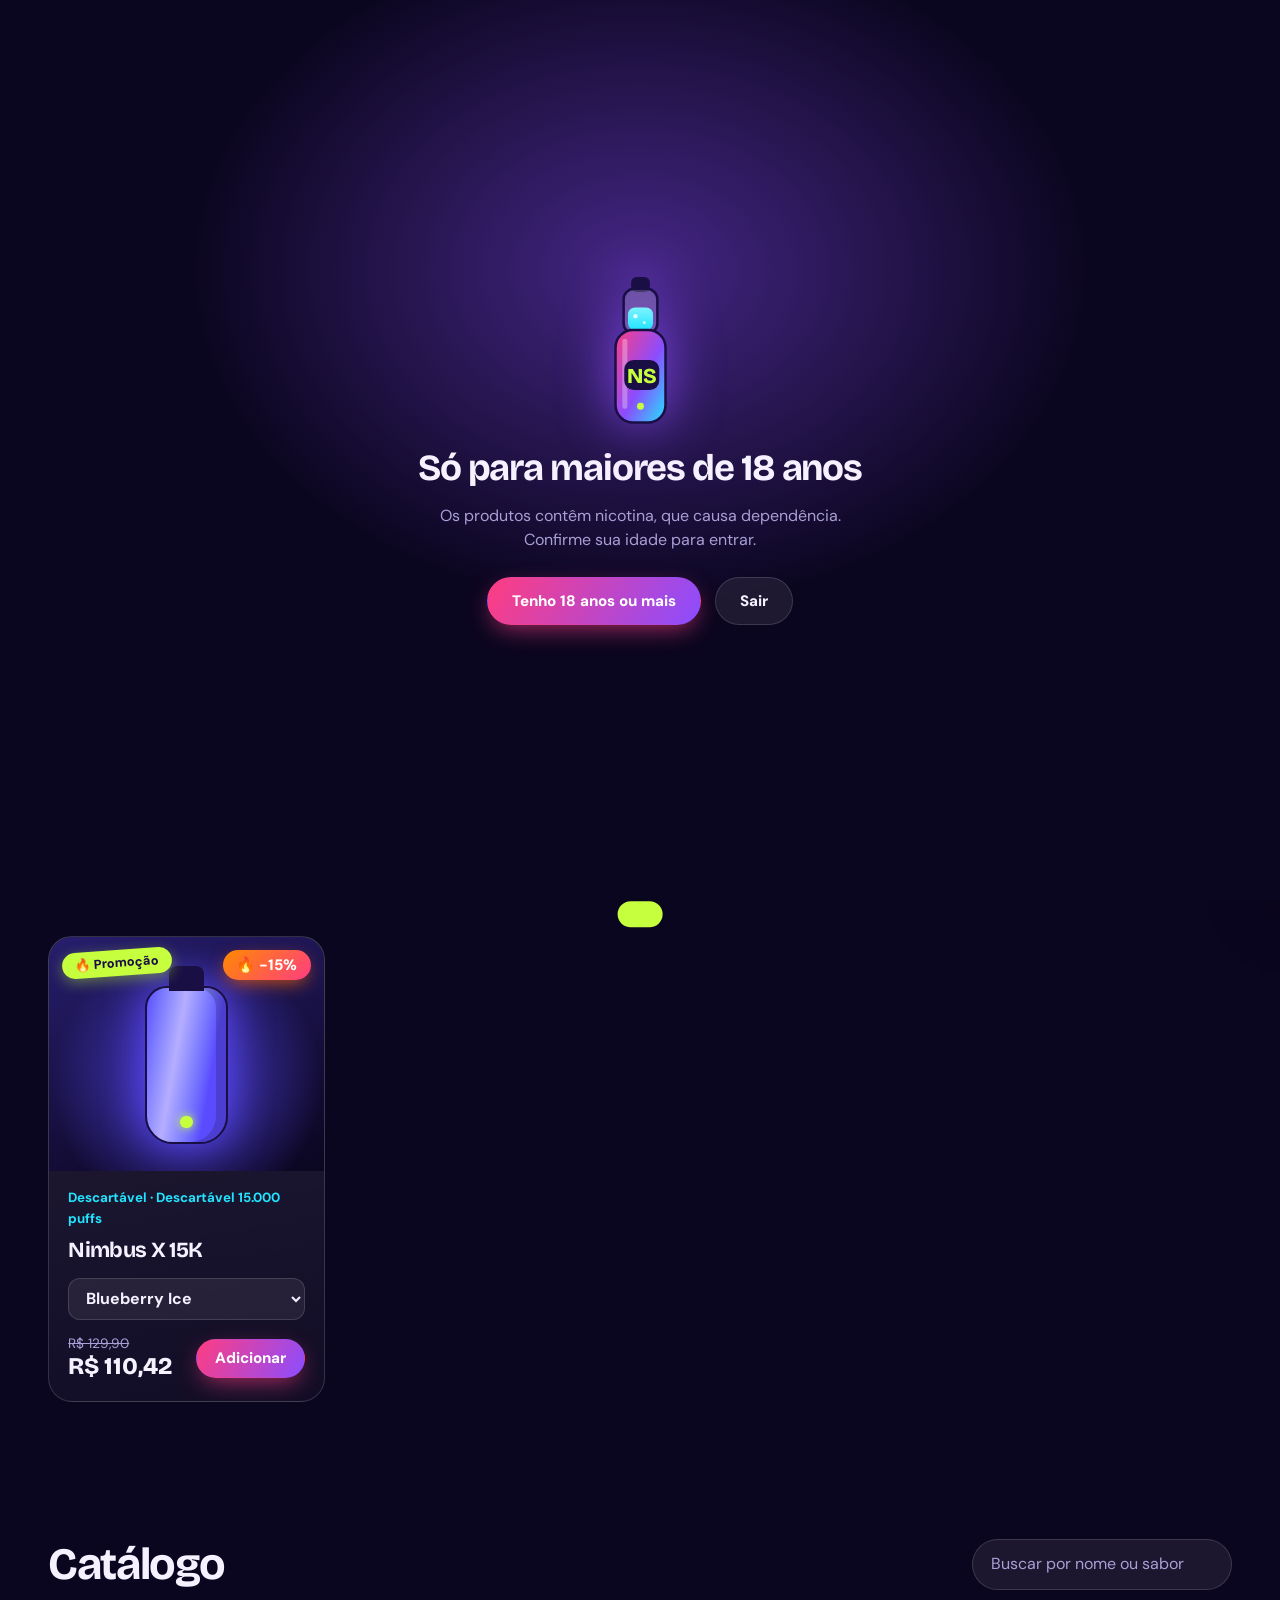
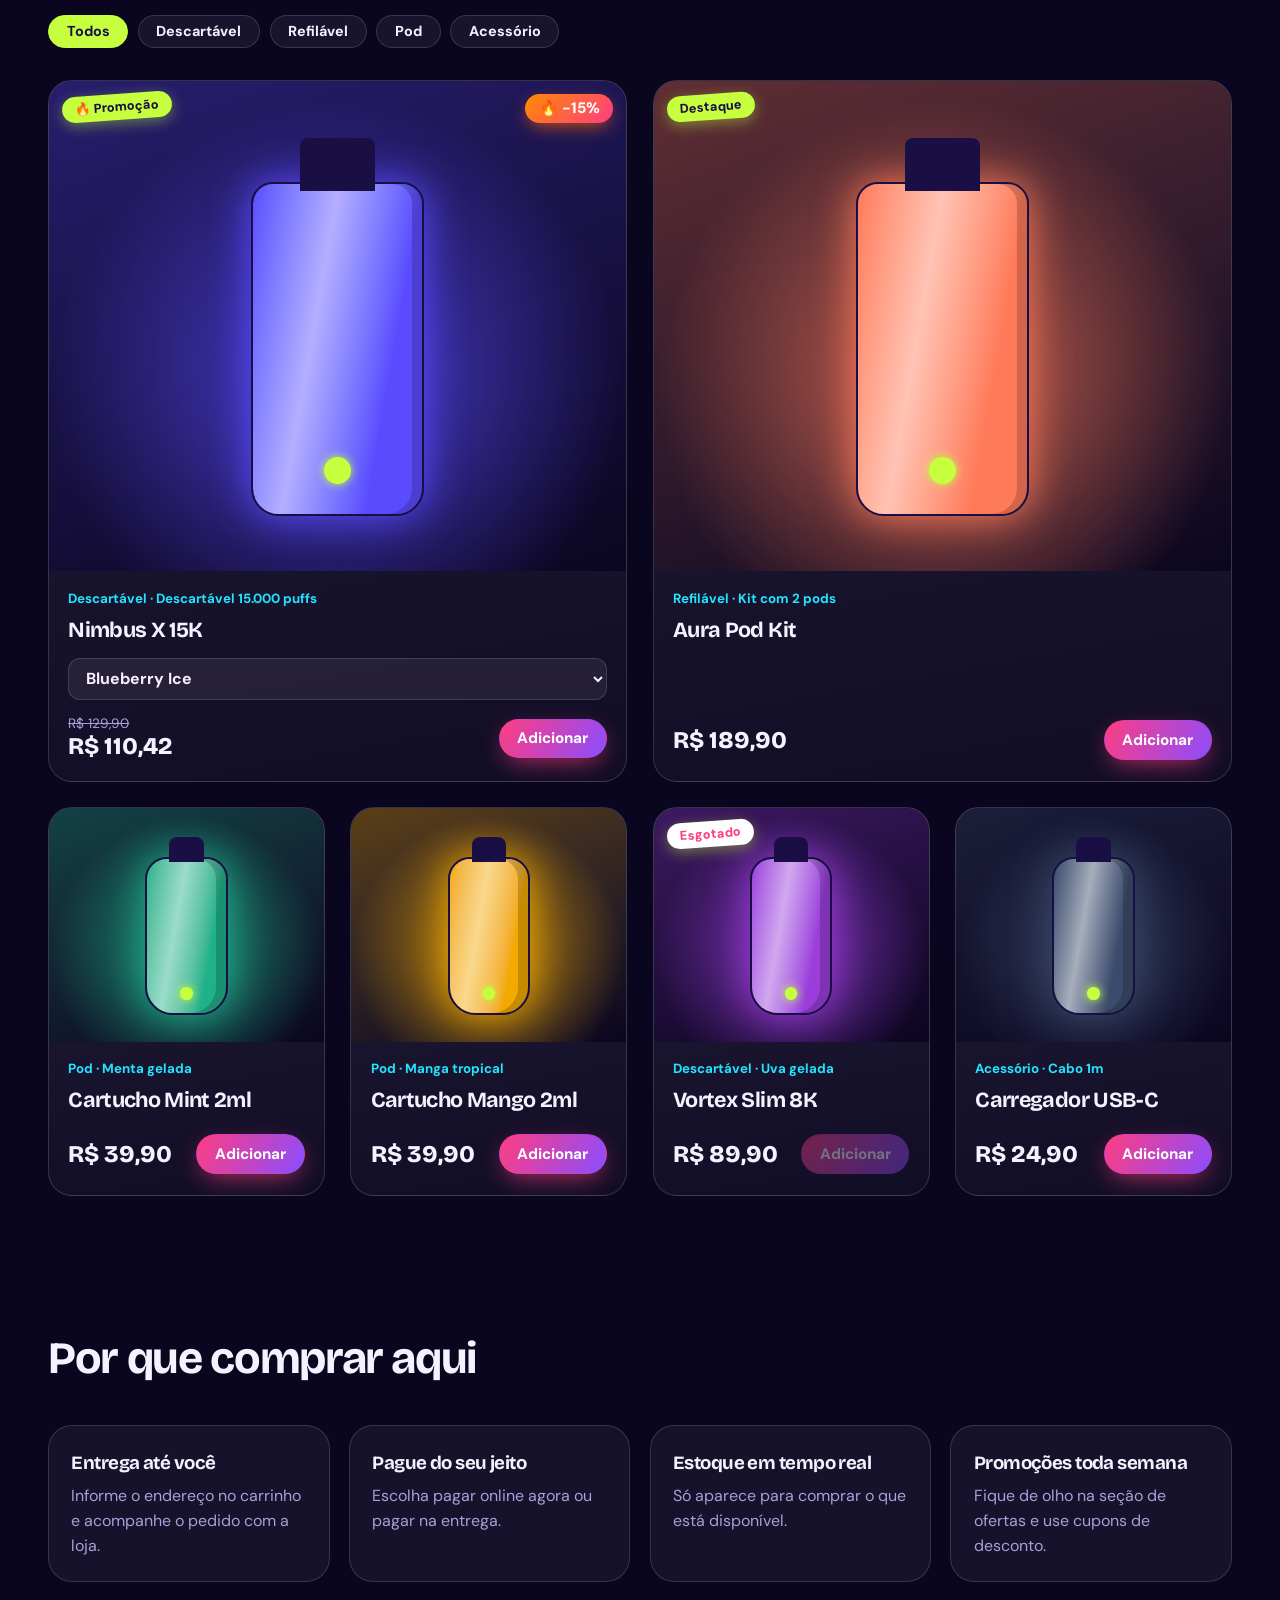
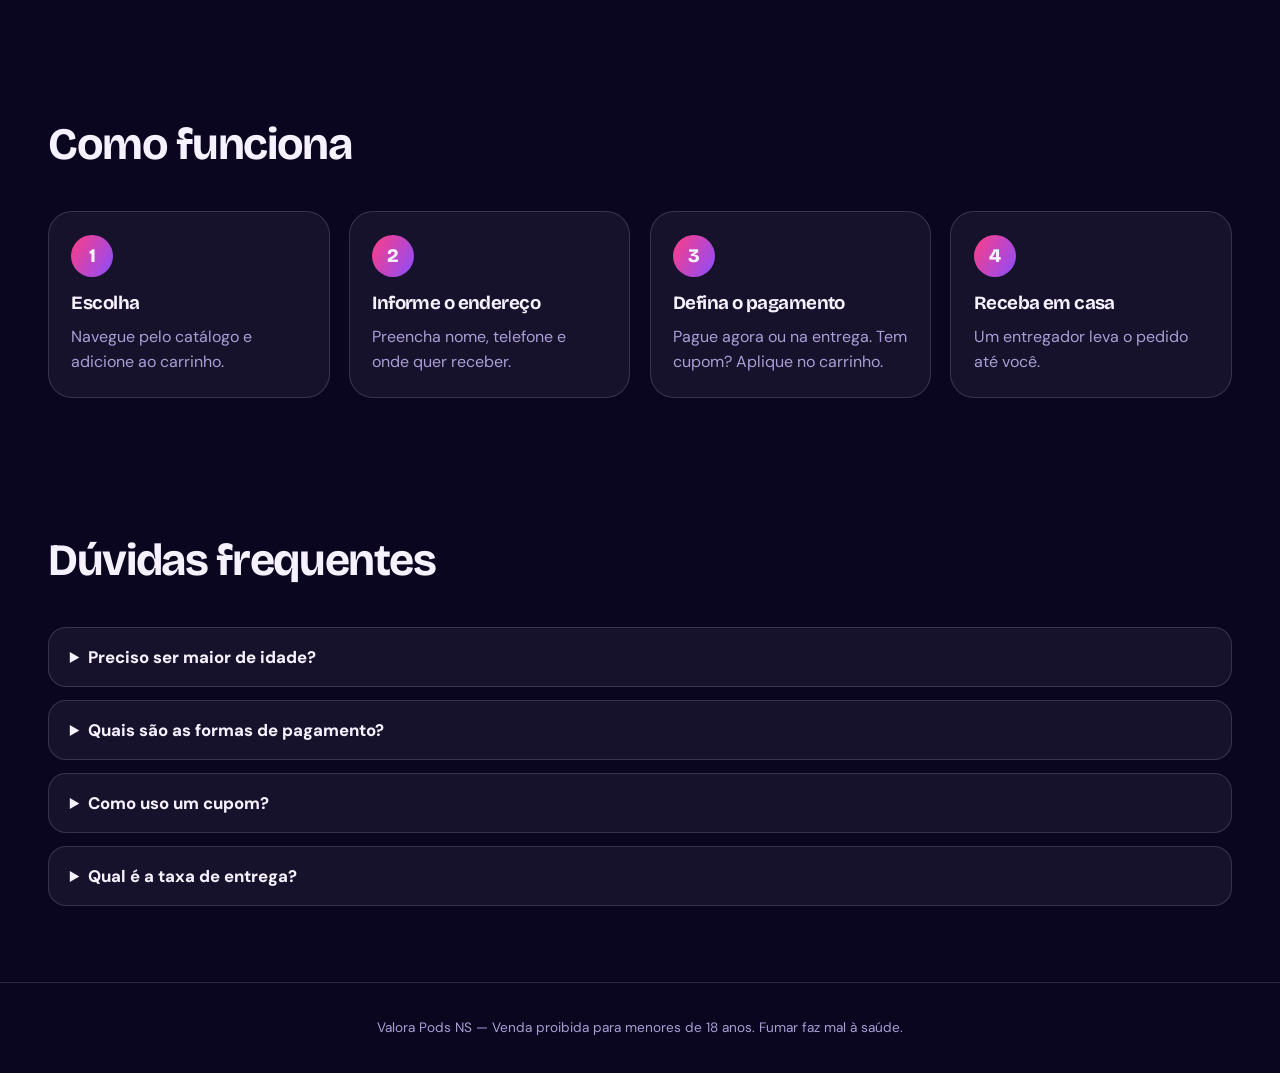
<file: index.html>
<!DOCTYPE html>
<html lang="pt-BR">
<head>
<meta charset="UTF-8"><meta name="viewport" content="width=device-width,initial-scale=1">
<title>Valora Pods NS — Loja</title>
<link rel="preconnect" href="https://fonts.googleapis.com"><link rel="preconnect" href="https://fonts.gstatic.com" crossorigin>
<link href="https://fonts.googleapis.com/css2?family=Bricolage+Grotesque:wght@500;700;800&family=DM+Sans:wght@400;500;700&display=swap" rel="stylesheet">
<link rel="stylesheet" href="index.css">
</head>
<body>
<svg width="0" height="0" style="position:absolute" aria-hidden="true">
  <defs>
    <linearGradient id="g1" x1="0" y1="0" x2="1" y2="1"><stop offset="0" stop-color="#FF3D81"/><stop offset=".55" stop-color="#8B4DFF"/><stop offset="1" stop-color="#22E4FF"/></linearGradient>
    <linearGradient id="g2" x1="0" y1="0" x2="0" y2="1"><stop offset="0" stop-color="#7DF3FF"/><stop offset="1" stop-color="#22E4FF"/></linearGradient>
  </defs>
  <symbol id="pod" viewBox="0 0 120 240">
    <rect x="45" y="3" width="30" height="24" rx="9" fill="#1A0F45"/>
    <rect x="33" y="22" width="54" height="72" rx="17" fill="#fff" fill-opacity=".18" stroke="#1A0F45" stroke-width="4"/>
    <rect x="40" y="52" width="40" height="36" rx="11" fill="url(#g2)"/>
    <circle cx="52" cy="66" r="3.5" fill="#fff" fill-opacity=".8"/><circle cx="66" cy="76" r="2.5" fill="#fff" fill-opacity=".7"/>
    <rect x="20" y="88" width="80" height="148" rx="28" fill="url(#g1)" stroke="#1A0F45" stroke-width="4"/>
    <rect x="31" y="102" width="8" height="112" rx="4" fill="#fff" fill-opacity=".3"/>
    <rect x="34" y="136" width="56" height="48" rx="15" fill="#1A0F45"/>
    <text x="62" y="173" text-anchor="middle" font-family="Bricolage Grotesque,sans-serif" font-weight="800" font-size="34" letter-spacing="-1" fill="#C6FF3D">NS</text>
    <circle cx="60" cy="210" r="5.5" fill="#C6FF3D"/>
  </symbol>
</svg>

<div id="gate" class="gate" role="dialog" aria-modal="true"><div class="gate-box">
  <svg class="gate-pod" viewBox="0 0 120 240"><use href="#pod"/></svg>
  <h2>Só para maiores de 18 anos</h2>
  <p>Os produtos contêm nicotina, que causa dependência. Confirme sua idade para entrar.</p>
  <div class="row"><button class="btn solid" id="gate-ok">Tenho 18 anos ou mais</button><a class="btn" href="https://www.google.com">Sair</a></div>
</div></div>

<div id="aviso" class="aviso" hidden></div>
<header class="top"><a class="logo" href="index.html" id="logo"><svg class="lp" viewBox="0 0 120 240" aria-hidden="true"><use href="#pod"/></svg><span id="logo-t">Valora Pods</span></a>
  <nav><a href="#ofertas-sec">Ofertas</a><a href="#catalogo">Catálogo</a><a href="#como">Como funciona</a><a href="#faq">Dúvidas</a><a href="admin.html">Painel</a></nav>
  <button class="btn solid cart-btn" id="open-cart" aria-label="Abrir carrinho">Carrinho <b id="cart-count">0</b></button></header>

<main>
<section class="hero">
  <div class="hero-txt"><h1>Sabor que acompanha o seu <em>ritmo.</em></h1>
  <p id="hero-p">Pods, descartáveis e acessórios selecionados. Peça agora e receba em casa.</p>
  <div class="row l"><a class="btn big" href="#catalogo">Quero ver os sabores</a><span class="pill">Entrega rápida</span></div></div>
  <div class="hero-art" aria-hidden="true">
    <span class="glow"></span><span class="ring"></span>
    <span class="pf p1"></span><span class="pf p2"></span><span class="pf p3"></span>
    <svg class="pod-big" viewBox="0 0 120 240"><use href="#pod"/></svg>
    <span class="float f1">+15K puffs</span><span class="float f2">Sabores gelados</span>
  </div>
</section>
<div class="marquee" aria-hidden="true"><div><span>Entrega rápida</span><span>Sabores novos toda semana</span><span>Pague na entrega ou online</span><span>Entrega rápida</span><span>Sabores novos toda semana</span><span>Pague na entrega ou online</span></div></div>

<section id="ofertas-sec" class="wrap" hidden><div class="bar"><h2>🔥 Ofertas</h2></div><div class="grid" id="ofertas"></div></section>

<section id="catalogo" class="wrap">
  <div class="bar"><h2>Catálogo</h2>
  <input id="busca" type="search" placeholder="Buscar por nome ou sabor" aria-label="Buscar produtos">
  <div class="chips" id="chips"></div></div>
  <div class="grid" id="grid"></div>
</section>

<section class="wrap" id="vantagens"><div class="bar"><h2>Por que comprar aqui</h2></div><div class="feat">
  <div><h3>Entrega até você</h3><p>Informe o endereço no carrinho e acompanhe o pedido com a loja.</p></div>
  <div><h3>Pague do seu jeito</h3><p>Escolha pagar online agora ou pagar na entrega.</p></div>
  <div><h3>Estoque em tempo real</h3><p>Só aparece para comprar o que está disponível.</p></div>
  <div><h3>Promoções toda semana</h3><p>Fique de olho na seção de ofertas e use cupons de desconto.</p></div></div></section>

<section class="wrap" id="como"><div class="bar"><h2>Como funciona</h2></div><ol class="steps">
  <li><h3>Escolha</h3><p>Navegue pelo catálogo e adicione ao carrinho.</p></li>
  <li><h3>Informe o endereço</h3><p>Preencha nome, telefone e onde quer receber.</p></li>
  <li><h3>Defina o pagamento</h3><p>Pague agora ou na entrega. Tem cupom? Aplique no carrinho.</p></li>
  <li><h3>Receba em casa</h3><p>Um entregador leva o pedido até você.</p></li></ol></section>

<section class="wrap faq" id="faq"><div class="bar"><h2>Dúvidas frequentes</h2></div>
  <details><summary>Preciso ser maior de idade?</summary><p>Sim. A venda é só para maiores de 18 anos, e a idade pode ser conferida na entrega.</p></details>
  <details><summary>Quais são as formas de pagamento?</summary><p>Você pode pagar online na hora do pedido ou pagar ao entregador, conforme escolher no carrinho.</p></details>
  <details><summary>Como uso um cupom?</summary><p>Abra o carrinho, digite o código no campo de cupom e toque em Aplicar. O desconto aparece no resumo.</p></details>
  <details><summary>Qual é a taxa de entrega?</summary><p>O valor aparece no resumo do carrinho antes de você confirmar. Alguns pedidos têm frete grátis a partir de um valor.</p></details>
</section>
</main>
<footer class="foot"><div id="contato"></div><span id="foot-nome"></span> — Venda proibida para menores de 18 anos. Fumar faz mal à saúde.</footer>

<aside class="drawer" id="drawer" aria-label="Carrinho">
  <div class="d-head"><h3>Seu carrinho</h3><button id="close-cart" aria-label="Fechar">✕</button></div>
  <div id="cart-items" class="d-items"></div>
  <form id="checkout" class="d-foot">
    <input name="cliente" placeholder="Seu nome" required autocomplete="name">
    <input name="tel" placeholder="Telefone com DDD" required autocomplete="tel" inputmode="tel">
    <input name="rua" placeholder="Rua / avenida" required autocomplete="street-address">
    <div class="two"><input name="numero" placeholder="Número" required><input name="bairro" placeholder="Bairro" required></div>
    <input name="comp" placeholder="Complemento (opcional)">
    <div class="pay">
      <label><input type="radio" name="pag" value="entrega" checked><span>Pagar na entrega</span></label>
      <label><input type="radio" name="pag" value="agora"><span>Pagar agora</span></label>
    </div>
    <div class="cupom"><input id="cupom-in" placeholder="Cupom de desconto" autocomplete="off"><button type="button" class="btn" id="cupom-ok">Aplicar</button></div>
    <small class="cupom-msg" id="cupom-msg"></small>
    <div class="resumo" id="resumo"></div>
    <div class="total"><span>Total</span><b id="cart-total">R$ 0,00</b></div>
    <p id="fechado" class="fechado" hidden>A loja está fechada no momento. Volte mais tarde para pedir.</p>
    <button class="btn solid big" type="submit">Confirmar pedido</button>
  </form>
</aside>
<div class="scrim" id="scrim"></div>
<div class="done" id="done" hidden><div class="gate-box"><h2 id="done-t">Pedido confirmado!</h2><p id="done-p"></p><button class="btn solid" id="done-ok">Voltar à loja</button></div></div>
<div class="toast" id="toast"></div>
<script src="store.js"></script>
<script src="pagamento.js"></script>
<script src="index.js"></script>
</body>
</html>
</file>
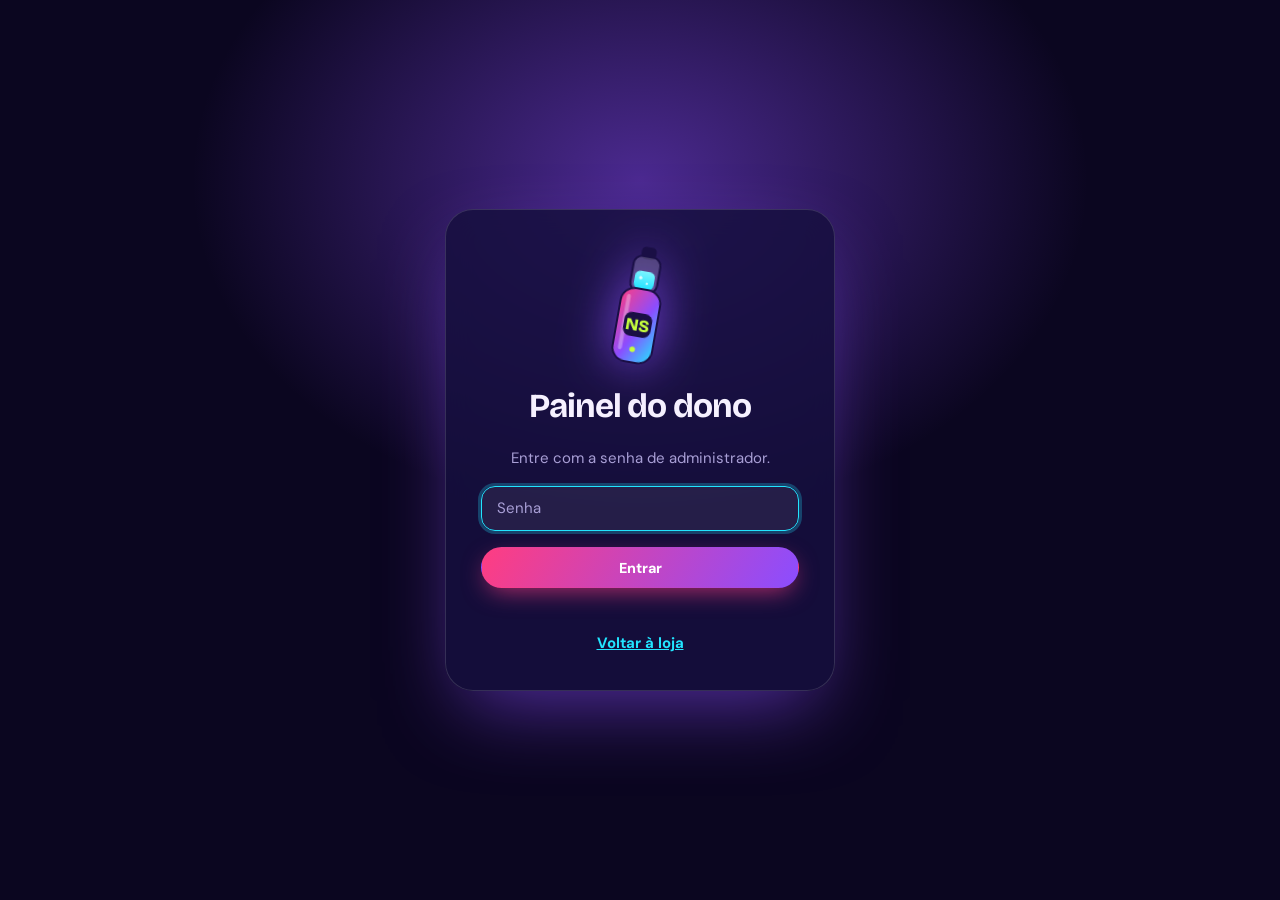
<file: admin.html>
<!DOCTYPE html>
<html lang="pt-BR">
<head>
<meta charset="UTF-8"><meta name="viewport" content="width=device-width,initial-scale=1">
<title>Painel do dono — Valora Pods NS</title>
<link href="https://fonts.googleapis.com/css2?family=Bricolage+Grotesque:wght@500;700;800&family=DM+Sans:wght@400;500;700&display=swap" rel="stylesheet">
<link rel="stylesheet" href="admin.css">
</head>
<body>
<svg width="0" height="0" style="position:absolute" aria-hidden="true">
  <defs>
    <linearGradient id="g1" x1="0" y1="0" x2="1" y2="1"><stop offset="0" stop-color="#FF3D81"/><stop offset=".55" stop-color="#8B4DFF"/><stop offset="1" stop-color="#22E4FF"/></linearGradient>
    <linearGradient id="g2" x1="0" y1="0" x2="0" y2="1"><stop offset="0" stop-color="#7DF3FF"/><stop offset="1" stop-color="#22E4FF"/></linearGradient>
  </defs>
  <symbol id="pod" viewBox="0 0 120 240">
    <rect x="45" y="3" width="30" height="24" rx="9" fill="#1A0F45"/>
    <rect x="33" y="22" width="54" height="72" rx="17" fill="#fff" fill-opacity=".18" stroke="#1A0F45" stroke-width="4"/>
    <rect x="40" y="52" width="40" height="36" rx="11" fill="url(#g2)"/>
    <circle cx="52" cy="66" r="3.5" fill="#fff" fill-opacity=".8"/><circle cx="66" cy="76" r="2.5" fill="#fff" fill-opacity=".7"/>
    <rect x="20" y="88" width="80" height="148" rx="28" fill="url(#g1)" stroke="#1A0F45" stroke-width="4"/>
    <rect x="31" y="102" width="8" height="112" rx="4" fill="#fff" fill-opacity=".3"/>
    <rect x="34" y="136" width="56" height="48" rx="15" fill="#1A0F45"/>
    <text x="62" y="173" text-anchor="middle" font-family="Bricolage Grotesque,sans-serif" font-weight="800" font-size="34" letter-spacing="-1" fill="#C6FF3D">NS</text>
    <circle cx="60" cy="210" r="5.5" fill="#C6FF3D"/>
  </symbol>
</svg>

<section id="login" class="login"><form id="login-form" class="box">
  <svg class="lp-big" viewBox="0 0 120 240" aria-hidden="true"><use href="#pod"/></svg>
  <h1>Painel do dono</h1><p>Entre com a senha de administrador.</p>
  <input type="password" id="senha" placeholder="Senha" required autofocus>
  <button class="btn solid">Entrar</button><small id="erro"></small>
  <a href="index.html">Voltar à loja</a></form></section>

<div id="app" class="app" hidden>
<header><h1><svg class="lp" viewBox="0 0 120 240" aria-hidden="true"><use href="#pod"/></svg>Painel</h1>
  <nav id="tabs"><button class="on" data-t="produtos">Produtos</button><button data-t="pedidos">Pedidos <b id="n-ped"></b></button><button data-t="vendas">Vendas</button><button data-t="marketing">Marketing</button><button data-t="config">Configurações</button></nav>
  <span><a href="index.html">Ver loja</a> <button id="sair" class="link">Sair</button></span></header>

<main>
<section id="t-produtos" class="tab">
  <div class="stats" id="stats"></div>
  <form id="pform" class="panel">
    <h2 id="ptitulo">Novo produto</h2>
    <input type="hidden" id="pid">
    <label>Nome<input id="nome" required></label>
    <label>Categoria<input id="cat" list="cats" required><datalist id="cats"><option>Descartável</option><option>Refilável</option><option>Pod</option><option>Acessório</option></datalist></label>
    <label>Descrição curta<input id="sabor" placeholder="Ex.: Descartável 15.000 puffs"></label>
    <div style="grid-column:1/-1;display:grid;gap:.6rem"><h4>Sabores (o cliente escolhe um na loja)</h4>
      <div class="acts"><input id="sab-in" placeholder="Digite um sabor e aperte Enter"><button type="button" class="btn" id="sab-add">Adicionar sabor</button></div>
      <div id="sab-list" class="elist"></div></div>
    <label>Preço (R$)<input id="preco" type="number" step="0.01" min="0" required></label>
    <label>Estoque<input id="estoque" type="number" min="0" required></label>
    <label>Cor do card<input id="cor" type="color" value="#5B4BFF"></label>
    <label>Foto<input id="foto" type="file" accept="image/*"></label>
    <label>Desconto da promoção (%, 0 = sem promoção)<input id="desc" type="number" min="0" max="90" value="0"></label>
    <label>Preço final<input id="pfinal" readonly></label>
    <label>Selo do anúncio<select id="selo"><option value="">Sem selo</option><option value="promo">🔥 Promoção</option><option value="relampago">⚡ Oferta relâmpago</option><option value="top">⭐ Mais vendido</option><option value="novo">🆕 Novidade</option></select></label>
    <label class="chk"><input id="destaque" type="checkbox"> Mostrar em destaque (card grande)</label>
    <div class="acts"><button class="btn solid">Salvar produto</button><button type="button" class="btn" id="cancel" hidden>Cancelar edição</button></div>
  </form>
  <div class="tbl"><table><thead><tr><th></th><th>Produto</th><th>Preço</th><th>Estoque</th><th></th></tr></thead><tbody id="plist"></tbody></table></div>
</section>
<section id="t-pedidos" class="tab" hidden><div class="chips" id="ofiltro"></div><div id="olist" class="orders"></div></section>
<section id="t-vendas" class="tab" hidden><div class="stats" id="v-per"></div><div class="stats" id="v-fin"></div>
  <div class="panel"><h2>Faturamento dos últimos 7 dias</h2><div id="v-7" style="grid-column:1/-1"></div></div>
  <div class="panel"><h2>Faturamento por mês (ano atual)</h2><div id="v-12" style="grid-column:1/-1"></div></div>
  <div class="two-col"><div class="panel one"><h2>Produtos mais vendidos</h2><div id="v-top"></div></div>
  <div class="panel one"><h2>Pagamento e entregas</h2><div id="v-pg"></div></div></div></section>

<section id="t-marketing" class="tab" hidden>
  <form id="mform" class="panel"><h2>Faixa de anúncio no topo da loja</h2>
  <label class="chk"><input id="m-on" type="checkbox"> Mostrar faixa de anúncio</label>
  <label>Texto do anúncio<input id="m-txt" placeholder="Ex.: Frete grátis neste fim de semana!"></label>
  <div class="acts"><button class="btn solid">Salvar anúncio</button></div></form>
  <div class="panel"><h2>Cupons de desconto</h2>
  <form id="kform" class="acts" style="grid-column:1/-1"><input id="k-cod" placeholder="Código (ex.: VERAO10)" required><input id="k-pct" type="number" min="1" max="90" placeholder="% de desconto" required><button class="btn solid">Criar cupom</button></form>
  <div id="klist" class="elist"></div>
  <p style="grid-column:1/-1;color:var(--mut)">Para colocar um produto em promoção (selo 🔥 e preço riscado), edite o produto na aba Produtos e defina o desconto.</p></div></section>

<section id="t-config" class="tab" hidden>
  <form id="cform" class="panel"><h2>Configurações da loja</h2>
  <label>Nome da loja<input id="c-nome" required></label>
  <label>Frase de apresentação (página inicial)<input id="c-slogan" placeholder="Pods, descartáveis e acessórios selecionados."></label>
  <label>Horário de atendimento<input id="c-horario" placeholder="Seg a Sáb, 10h às 22h"></label>
  <label>Área de entrega<input id="c-area" placeholder="Bairros ou cidades atendidos"></label>
  <label>Taxa de entrega (R$)<input id="c-taxa" type="number" min="0" step="0.01"></label>
  <label>Frete grátis a partir de (R$, 0 = desligado)<input id="c-gratis" type="number" min="0" step="0.01"></label>
  <label>Pedido mínimo (R$, 0 = sem mínimo)<input id="c-min" type="number" min="0" step="0.01"></label>
  <label>WhatsApp de contato (só números, com DDI)<input id="c-zap" placeholder="5511999999999"></label>
  <label>Instagram (sem @)<input id="c-insta"></label>
  <label>Nova senha do painel<input id="c-senha" type="password" minlength="6" required></label>
  <label class="chk"><input id="c-aberta" type="checkbox"> Loja aberta para pedidos</label>
  <div class="acts"><button class="btn solid">Salvar configurações</button></div></form>
  <div class="panel"><h2>Entregadores</h2>
  <form id="eform" class="acts" style="grid-column:1/-1"><input id="e-nome" placeholder="Nome do entregador" required><button class="btn solid">Adicionar</button></form>
  <div id="elist" class="elist"></div></div>
  <div class="panel"><h2>Dados da loja</h2>
  <p style="grid-column:1/-1;color:var(--mut)">Os dados ficam salvos neste navegador. Faça backup de vez em quando.</p>
  <div class="acts"><button class="btn" id="exp">Exportar backup</button><label class="btn" style="cursor:pointer">Importar backup<input id="imp" type="file" accept=".json" hidden></label>
  <button class="btn del" id="zpe">Apagar todos os pedidos</button><button class="btn del" id="zpr">Restaurar produtos de exemplo</button></div></div>
</section>
</main></div>
<div class="toast" id="toast"></div>
<script src="store.js"></script>
<script src="admin.js"></script>
</body>
</html>
</file>
<file: index.css>
:root{--bg:#0B0620;--ink:#F6F1FF;--mut:#A99FD6;--pri:#8B4DFF;--hot:#FF3D81;--cy:#22E4FF;--lime:#C6FF3D;--card:#171040;--line:rgba(255,255,255,.14);--r:24px;--grad:linear-gradient(120deg,#FF3D81,#8B4DFF)}
*{box-sizing:border-box;margin:0}
html{scroll-behavior:smooth}
body{font:400 16px/1.55 'DM Sans',system-ui,sans-serif;color:var(--ink);background:radial-gradient(50rem 36rem at 90% -5%,rgba(139,77,255,.35),transparent 70%),radial-gradient(40rem 34rem at -10% 45%,rgba(255,61,129,.16),transparent 70%),radial-gradient(40rem 30rem at 100% 85%,rgba(34,228,255,.12),transparent 70%),var(--bg);background-attachment:fixed}
h1,h2,h3,.logo{font-family:'Bricolage Grotesque',sans-serif;letter-spacing:-.03em}
a{color:inherit}
:focus-visible{outline:3px solid var(--cy);outline-offset:3px}
.btn{display:inline-block;border:1.5px solid var(--line);background:rgba(255,255,255,.08);color:var(--ink);padding:.8rem 1.5rem;border-radius:99px;font:800 .95rem 'DM Sans';cursor:pointer;text-decoration:none;backdrop-filter:blur(8px);transition:transform .15s,box-shadow .15s,background .15s}
.btn:hover{transform:translateY(-2px);background:rgba(255,255,255,.16)}
.btn:active{transform:translateY(1px)}
.btn.solid{background:var(--grad);border-color:transparent;color:#fff;box-shadow:0 8px 24px -6px rgba(255,61,129,.7)}
.btn.solid:hover{box-shadow:0 12px 32px -4px rgba(255,61,129,.9);background:var(--grad)}
.btn.big{font-size:1.1rem;padding:1rem 2rem;width:fit-content}
.btn:disabled{opacity:.4;cursor:not-allowed;box-shadow:none;transform:none}
.gate,.done{position:fixed;inset:0;z-index:99;display:grid;place-items:center;padding:1.5rem;background:radial-gradient(40rem 30rem at 50% 30%,rgba(139,77,255,.45),transparent 70%),var(--bg)}
.gate.off,.done[hidden]{display:none}
.gate-box{max-width:460px;text-align:center}
.gate-pod{height:150px;margin-bottom:1rem;filter:drop-shadow(0 0 26px rgba(139,77,255,.8));animation:float 6s ease-in-out infinite}
.gate-box h2{font-size:2.3rem;line-height:1.05;margin-bottom:1rem}
.gate-box p{color:var(--mut);margin-bottom:1.5rem}
.row{display:flex;gap:.9rem;justify-content:center;flex-wrap:wrap;align-items:center}.row.l{justify-content:flex-start}
.top{position:sticky;top:0;z-index:20;display:flex;align-items:center;gap:1.5rem;padding:.7rem clamp(1rem,4vw,3rem);background:rgba(11,6,32,.7);backdrop-filter:blur(16px);border-bottom:1px solid var(--line)}
.logo{display:flex;align-items:center;gap:.6rem;font-size:1.7rem;font-weight:800;text-decoration:none;margin-right:auto}
.logo span{background:linear-gradient(90deg,#fff,#D9C8FF);-webkit-background-clip:text;background-clip:text;color:transparent}
.lp{height:48px;width:24px;filter:drop-shadow(0 0 10px rgba(255,61,129,.7));transform:rotate(12deg);transition:transform .3s}
.logo:hover .lp{transform:rotate(-6deg) translateY(-3px)}
.top nav{display:flex;gap:1.6rem}.top nav a{text-decoration:none;font-weight:700;color:var(--mut)}.top nav a:hover{color:var(--lime)}
.cart-btn{padding:.6rem 1.2rem}
.cart-btn b{background:var(--lime);color:#1A0F45;border-radius:99px;padding:0 .55rem;margin-left:.3rem}
.hero{position:relative;overflow:hidden;display:grid;grid-template-columns:1.1fr .9fr;align-items:center;gap:2rem;padding:clamp(2.5rem,7vw,5.5rem) clamp(1rem,4vw,3rem)}
.hero h1{font-size:clamp(2.8rem,7vw,5.8rem);line-height:.95;font-weight:800;margin-bottom:1.2rem}
.hero em{font-style:normal;background:linear-gradient(90deg,var(--hot),var(--cy));-webkit-background-clip:text;background-clip:text;color:transparent}
.hero p{max-width:44ch;font-size:1.2rem;color:var(--mut);margin-bottom:2rem}
.hero .btn.big{background:var(--lime);color:#1A0F45;border-color:transparent;box-shadow:0 10px 30px -8px rgba(198,255,61,.6)}
.pill{border:1.5px solid var(--line);border-radius:99px;padding:.5rem 1rem;font-weight:700;color:var(--mut)}
.hero-art{position:relative;height:min(480px,60vw);display:grid;place-items:center}
.pod-big{height:100%;width:auto;position:relative;z-index:2;transform:rotate(10deg);filter:drop-shadow(0 30px 40px rgba(0,0,0,.5)) drop-shadow(0 0 40px rgba(139,77,255,.7));animation:float 6s ease-in-out infinite}
.glow{position:absolute;width:75%;aspect-ratio:1;border-radius:50%;background:radial-gradient(circle,rgba(255,61,129,.7),rgba(139,77,255,.45) 50%,transparent 70%);filter:blur(30px)}
.ring{position:absolute;width:88%;aspect-ratio:1;border-radius:50%;border:1.5px dashed rgba(255,255,255,.25);animation:spin 40s linear infinite}
.pf{position:absolute;z-index:1;border-radius:50%;background:radial-gradient(circle,rgba(255,255,255,.55),rgba(255,255,255,0) 70%);filter:blur(5px);opacity:0;animation:puff 5s ease-out infinite}
.p1{width:70px;height:70px;top:12%;left:46%}.p2{width:100px;height:100px;top:6%;left:40%;animation-delay:-1.7s}.p3{width:60px;height:60px;top:14%;left:54%;animation-delay:-3.3s}
.float{position:absolute;z-index:3;background:rgba(255,255,255,.1);backdrop-filter:blur(10px);border:1.5px solid var(--line);border-radius:99px;padding:.4rem 1rem;font-weight:800;font-size:.9rem;animation:float 5s ease-in-out infinite}
.f1{top:16%;left:2%;color:var(--lime)}.f2{bottom:16%;right:0;color:var(--cy);animation-delay:-2.5s}
@keyframes float{50%{transform:translateY(-16px) rotate(2deg)}}
@keyframes spin{to{transform:rotate(360deg)}}
@keyframes puff{0%{opacity:0;transform:translateY(60px) scale(.4)}25%{opacity:.8}100%{opacity:0;transform:translateY(-120px) scale(2)}}
.marquee{overflow:hidden;background:var(--grad);color:#fff;padding:.7rem 0;font:800 1.1rem 'Bricolage Grotesque';transform:rotate(-1deg) scale(1.02);box-shadow:0 10px 40px -10px rgba(255,61,129,.6)}
.marquee div{display:flex;width:max-content;animation:slide 25s linear infinite}
.marquee span{padding:0 1.6rem}.marquee span::after{content:'✦';margin-left:3.2rem;color:var(--lime)}
@keyframes slide{to{transform:translateX(-50%)}}
@media(prefers-reduced-motion:reduce){*{animation:none!important}html{scroll-behavior:auto}}
.wrap{max-width:1300px;margin:auto;padding:4rem clamp(1rem,4vw,3rem) 4rem}
.bar{display:flex;flex-wrap:wrap;gap:1rem;align-items:center;margin-bottom:2rem}
.bar h2{font-size:2.8rem;margin-right:auto}
input[type=search],.d-foot input:not([type=radio]){padding:.75rem 1.1rem;border-radius:14px;border:1.5px solid var(--line);background:rgba(255,255,255,.07);color:var(--ink);font:inherit;min-width:0}
input::placeholder{color:var(--mut)}
input:focus{border-color:var(--cy);outline:none;box-shadow:0 0 0 3px rgba(34,228,255,.25)}
input[type=search]{min-width:260px;border-radius:99px}
.chips{display:flex;gap:.6rem;flex-wrap:wrap;width:100%}
.chip{border:1.5px solid var(--line);background:rgba(255,255,255,.06);color:var(--ink);padding:.4rem 1.1rem;border-radius:99px;cursor:pointer;font:700 .9rem 'DM Sans';transition:.15s}
.chip:hover{border-color:var(--cy)}
.chip.on{background:var(--lime);color:#1A0F45;border-color:var(--lime)}
.grid{display:grid;grid-template-columns:repeat(auto-fill,minmax(250px,1fr));gap:1.6rem}
.card{background:linear-gradient(170deg,rgba(255,255,255,.1),rgba(255,255,255,.03));border-radius:var(--r);overflow:hidden;display:flex;flex-direction:column;border:1.5px solid var(--line);transition:transform .2s,box-shadow .2s,border-color .2s}
.card:hover{transform:translateY(-6px);border-color:var(--hot);box-shadow:0 20px 50px -15px rgba(255,61,129,.55)}
.card.big{grid-column:span 2}
.media{aspect-ratio:1/.85;position:relative;overflow:hidden}
.media img{width:100%;height:100%;object-fit:cover;transition:transform .4s}.card:hover .media img{transform:scale(1.06)}
.ph{width:100%;height:100%;display:grid;place-items:center;background:radial-gradient(circle at 50% 62%,color-mix(in srgb,var(--c) 75%,transparent),transparent 68%),linear-gradient(160deg,color-mix(in srgb,var(--c) 35%,#0B0620),#0B0620)}
.ph i{display:block;position:relative;width:30%;height:68%;margin-top:8%;border-radius:22px 22px 28px 28px;background:linear-gradient(100deg,var(--c),color-mix(in srgb,var(--c) 45%,#fff) 38%,var(--c) 75%);border:2.5px solid #1A0F45;box-shadow:0 0 40px var(--c),inset -10px 0 0 rgba(0,0,0,.18)}
.ph i::before{content:'';position:absolute;left:28%;width:44%;top:-14%;height:16%;border-radius:8px 8px 0 0;background:#1A0F45}
.ph i::after{content:'';position:absolute;left:42%;bottom:9%;width:16%;aspect-ratio:1;border-radius:50%;background:var(--lime);box-shadow:0 0 10px var(--lime)}
.tag{position:absolute;top:.8rem;left:.8rem;background:var(--lime);color:#1A0F45;font-size:.8rem;font-weight:800;padding:.2rem .8rem;border-radius:99px;transform:rotate(-4deg);box-shadow:0 4px 14px rgba(198,255,61,.4)}
.tag.out{background:#fff;color:var(--hot)}
.info{padding:1.1rem 1.2rem 1.3rem;display:flex;flex-direction:column;gap:.25rem;flex:1}
.info small{color:var(--cy);font-weight:700}.info h3{font-size:1.35rem}
.buy{margin-top:auto;padding-top:.8rem;display:flex;align-items:center;justify-content:space-between;gap:.5rem}
.buy b{font:800 1.5rem 'Bricolage Grotesque'}
.buy .btn{padding:.55rem 1.1rem}
.empty{grid-column:1/-1;text-align:center;color:var(--mut);padding:3rem}
.drawer{position:fixed;top:0;right:0;height:100%;width:min(440px,100%);background:#120A32;border-left:1.5px solid var(--line);z-index:40;transform:translateX(105%);transition:transform .35s cubic-bezier(.2,.8,.2,1);display:flex;flex-direction:column;box-shadow:-20px 0 60px rgba(0,0,0,.5)}
.drawer.open{transform:none}
.scrim{position:fixed;inset:0;background:rgba(5,2,20,.7);backdrop-filter:blur(4px);z-index:30;opacity:0;pointer-events:none;transition:.3s}
.scrim.on{opacity:1;pointer-events:auto}
.d-head{display:flex;justify-content:space-between;align-items:center;padding:1rem 1.4rem;border-bottom:1px solid var(--line)}
.d-head h3{font-size:1.6rem}.d-head button{background:none;border:0;font-size:1.3rem;cursor:pointer;color:var(--ink)}
.d-items{overflow:auto;padding:.5rem 1.4rem;max-height:30%;min-height:90px}
.item{display:grid;grid-template-columns:1fr auto;gap:.2rem .8rem;padding:.7rem 0;border-bottom:1px dashed var(--line)}
.qty{display:flex;align-items:center;gap:.6rem;grid-column:1/-1}
.qty button{width:30px;height:30px;border-radius:50%;border:0;background:var(--lime);color:#1A0F45;font-weight:800;cursor:pointer}
.d-foot{padding:1rem 1.4rem 1.4rem;display:grid;gap:.6rem;border-top:1px solid var(--line);overflow:auto;flex:1;align-content:start}
.two{display:grid;grid-template-columns:90px 1fr;gap:.6rem}
.pay{display:grid;grid-template-columns:1fr 1fr;gap:.6rem}
.pay label{cursor:pointer}.pay input{position:absolute;opacity:0}
.pay span{display:block;text-align:center;padding:.7rem .4rem;border:1.5px solid var(--line);border-radius:14px;font-weight:700;background:rgba(255,255,255,.06);transition:.15s}
.pay input:checked+span{background:var(--grad);border-color:transparent;color:#fff;box-shadow:0 6px 18px -6px rgba(255,61,129,.7)}
.pay input:focus-visible+span{outline:3px solid var(--cy)}
.total{display:flex;justify-content:space-between;font-size:1.3rem;margin-top:.3rem}
.foot{text-align:center;padding:2rem;color:var(--mut);font-size:.85rem;border-top:1px solid var(--line)}
.toast{position:fixed;bottom:1.5rem;left:50%;transform:translate(-50%,200%);background:var(--lime);color:#1A0F45;font-weight:700;padding:.8rem 1.4rem;border-radius:99px;z-index:120;transition:transform .3s;max-width:90vw}
.toast.on{transform:translate(-50%,0)}
@media(max-width:800px){.hero{grid-template-columns:1fr}.hero-art{height:320px}.top nav{display:none}.card.big{grid-column:auto}.logo{font-size:1.4rem}}

.aviso{background:var(--lime);color:#1A0F45;text-align:center;font-weight:800;padding:.55rem 1rem}
.off{position:absolute;top:.8rem;right:.8rem;z-index:2;background:linear-gradient(135deg,#FF8A00,#FF3D81);color:#fff;font:800 .95rem 'DM Sans';padding:.3rem .85rem;border-radius:99px;box-shadow:0 6px 18px -4px rgba(255,98,0,.8);animation:pulse 2s ease-in-out infinite}
@keyframes pulse{50%{transform:scale(1.08)}}
.pr{display:flex;flex-direction:column;line-height:1.1}.pr s{color:var(--mut);font-size:.85rem}
.feat,.steps{display:grid;grid-template-columns:repeat(auto-fit,minmax(220px,1fr));gap:1.2rem;list-style:none;padding:0}
.feat div,.steps li{padding:1.4rem;border:1.5px solid var(--line);border-radius:var(--r);background:rgba(255,255,255,.05)}
.feat h3,.steps h3{margin-bottom:.4rem}.feat p,.steps p{color:var(--mut)}
.steps{counter-reset:s}.steps li{counter-increment:s}
.steps li::before{content:counter(s);display:grid;place-items:center;width:42px;height:42px;border-radius:50%;background:var(--grad);font:800 1.2rem 'Bricolage Grotesque';margin-bottom:.8rem}
.faq details{border:1.5px solid var(--line);border-radius:18px;padding:1rem 1.3rem;margin-bottom:.8rem;background:rgba(255,255,255,.05)}
.faq summary{cursor:pointer;font-weight:800;font-size:1.05rem}.faq p{color:var(--mut);margin-top:.6rem}
.cupom{display:grid;grid-template-columns:1fr auto;gap:.5rem}.cupom .btn{padding:.5rem 1rem}
.cupom-msg{color:var(--lime);min-height:1em}
.resumo{display:grid;gap:.25rem;color:var(--mut);font-size:.95rem}.resumo div{display:flex;justify-content:space-between}
.fechado{background:rgba(255,61,129,.2);border:1.5px solid var(--hot);border-radius:14px;padding:.7rem 1rem;font-weight:700}
.foot{line-height:1.9}.foot a{color:var(--cy);margin:0 .6rem;font-weight:700}

.sab{width:100%;margin-top:.4rem;padding:.55rem .8rem;border-radius:12px;border:1.5px solid var(--line);background:rgba(255,255,255,.07);color:var(--ink);font:inherit;font-weight:700}
.sab option{background:#171040;color:#F6F1FF}
.item small{color:var(--cyan,#22E4FF)}
</file>
<file: admin.css>
:root{--bg:#0B0620;--ink:#F6F1FF;--mut:#A99FD6;--pri:#8B4DFF;--hot:#FF3D81;--cy:#22E4FF;--lime:#C6FF3D;--card:#171040;--line:rgba(255,255,255,.14);--grad:linear-gradient(120deg,#FF3D81,#8B4DFF)}
*{box-sizing:border-box;margin:0}
body{font:400 15px/1.5 'DM Sans',system-ui,sans-serif;color:var(--ink);background:radial-gradient(50rem 36rem at 90% -5%,rgba(139,77,255,.35),transparent 70%),radial-gradient(40rem 34rem at -10% 60%,rgba(255,61,129,.16),transparent 70%),var(--bg);background-attachment:fixed;min-height:100vh}
h1,h2,h3,h4{font-family:'Bricolage Grotesque',sans-serif;letter-spacing:-.03em}
:focus-visible{outline:3px solid var(--cy);outline-offset:2px}
[hidden]{display:none!important}
a{color:var(--cy);font-weight:700}
.btn{border:1.5px solid var(--line);background:rgba(255,255,255,.08);color:var(--ink);padding:.65rem 1.3rem;border-radius:99px;font:800 .9rem 'DM Sans';cursor:pointer;transition:transform .15s,box-shadow .15s,background .15s}
.btn:hover{transform:translateY(-2px);background:rgba(255,255,255,.16)}
.btn:active{transform:translateY(1px)}
.btn.solid{background:var(--grad);border-color:transparent;color:#fff;box-shadow:0 8px 24px -6px rgba(255,61,129,.7)}
.btn.solid:hover{background:var(--grad);box-shadow:0 12px 30px -4px rgba(255,61,129,.9)}
.btn.sm{padding:.3rem .8rem;font-size:.8rem}.btn.del{color:#FF7A9F;border-color:rgba(255,61,129,.5)}
.link{background:none;border:0;color:var(--cy);cursor:pointer;font:700 1em 'DM Sans';text-decoration:underline}
input,select{padding:.65rem .9rem;border:1.5px solid var(--line);border-radius:14px;background:rgba(255,255,255,.07);color:var(--ink);font:inherit;width:100%}
select option{background:#171040;color:var(--ink)}
input::placeholder{color:var(--mut)}
input:focus,select:focus{border-color:var(--cy);outline:none;box-shadow:0 0 0 3px rgba(34,228,255,.25)}
input[type=color]{padding:.2rem;height:44px}
.lp{height:40px;width:20px;filter:drop-shadow(0 0 8px rgba(255,61,129,.7));transform:rotate(12deg)}
.login{min-height:100vh;display:grid;place-items:center;padding:1rem;background:radial-gradient(40rem 30rem at 50% 20%,rgba(139,77,255,.5),transparent 70%),var(--bg)}
.box{background:rgba(23,16,64,.85);backdrop-filter:blur(14px);padding:2.2rem;border-radius:28px;width:min(390px,100%);display:grid;gap:1rem;border:1.5px solid var(--line);box-shadow:0 30px 80px -20px rgba(139,77,255,.6);justify-items:stretch}
.lp-big{height:120px;justify-self:center;filter:drop-shadow(0 0 24px rgba(139,77,255,.8));transform:rotate(10deg)}
.box h1{font-size:2.1rem;text-align:center}.box p{color:var(--mut);text-align:center}.box small{color:#FF7A9F;min-height:1em;text-align:center}.box a{text-align:center}
header{position:sticky;top:0;z-index:10;display:flex;flex-wrap:wrap;align-items:center;gap:1rem 2rem;padding:.7rem clamp(1rem,4vw,3rem);background:rgba(11,6,32,.75);backdrop-filter:blur(16px);border-bottom:1px solid var(--line)}
header h1{font-size:1.6rem;display:flex;align-items:center;gap:.6rem}
nav{display:flex;gap:.4rem;margin-right:auto;flex-wrap:wrap}
nav button{border:1.5px solid transparent;background:none;color:var(--mut);padding:.45rem 1rem;border-radius:99px;font:800 .9rem 'DM Sans';cursor:pointer;transition:.15s}
nav button:hover{color:var(--ink)}
nav button.on{background:var(--lime);color:#1A0F45}
nav b{background:var(--hot);color:#fff;border-radius:99px;padding:0 .5rem;font-size:.75rem}
main{max-width:1200px;margin:auto;padding:2rem clamp(1rem,4vw,3rem) 4rem}
.tab{display:grid;gap:1.5rem}
.stats{display:grid;grid-template-columns:repeat(auto-fit,minmax(190px,1fr));gap:1rem}
.stat{background:linear-gradient(170deg,rgba(255,255,255,.1),rgba(255,255,255,.03));padding:1.2rem 1.4rem;border-radius:22px;border:1.5px solid var(--line)}
.stat:nth-child(1){background:var(--grad);border-color:transparent;box-shadow:0 14px 34px -14px rgba(255,61,129,.8)}
.stat:nth-child(2){background:var(--lime);color:#1A0F45;border-color:transparent}
.stat:nth-child(3) b{color:var(--cy)}
.stat b{display:block;font:800 2rem 'Bricolage Grotesque'}
.panel{background:linear-gradient(170deg,rgba(255,255,255,.09),rgba(255,255,255,.03));border-radius:24px;padding:1.5rem;border:1.5px solid var(--line);display:grid;grid-template-columns:repeat(auto-fit,minmax(220px,1fr));gap:1rem}
.panel h2{grid-column:1/-1;font-size:1.6rem}
.panel label{display:grid;gap:.3rem;font-weight:700;color:var(--mut)}
.chk{display:flex!important;align-items:center;gap:.5rem}.chk input{width:auto;accent-color:var(--hot)}
.acts{grid-column:1/-1;display:flex;gap:.6rem;flex-wrap:wrap}
.tbl{background:rgba(255,255,255,.05);border-radius:24px;border:1.5px solid var(--line);overflow-x:auto}
table{width:100%;border-collapse:collapse}
th,td{text-align:left;padding:.8rem 1rem;border-bottom:1px solid var(--line);vertical-align:middle}
tr:last-child td{border-bottom:0}
th{color:var(--mut);font-size:.85rem}
td small{color:var(--cy)}
td img,td .ph{width:52px;height:52px;border-radius:14px;object-fit:cover;display:block;border:1.5px solid var(--line)}
.ph{background:radial-gradient(circle,var(--c),color-mix(in srgb,var(--c) 40%,#0B0620))}.ph i{display:none}
td .btn{margin-right:.4rem}
.low{color:#FF7A9F;font-weight:800}
.chips{display:flex;gap:.6rem;flex-wrap:wrap}
.chip{border:1.5px solid var(--line);background:rgba(255,255,255,.06);color:var(--ink);padding:.4rem 1rem;border-radius:99px;cursor:pointer;font:700 .9rem 'DM Sans';transition:.15s}
.chip:hover{border-color:var(--cy)}
.chip.on{background:var(--lime);color:#1A0F45;border-color:var(--lime)}
.chip button{background:none;border:0;color:#1A0F45;cursor:pointer;margin-left:.3rem;font-weight:800}
.elist{grid-column:1/-1;display:flex;gap:.6rem;flex-wrap:wrap}
.orders{display:grid;gap:1.2rem}
.ord{background:linear-gradient(170deg,rgba(255,255,255,.09),rgba(255,255,255,.03));border:1.5px solid var(--line);border-radius:24px;overflow:hidden}
.s-Novo{border-left:8px solid var(--hot)}.s-Ementrega{border-left:8px solid var(--cy)}.s-Entregue{border-left:8px solid var(--lime)}
.oh{display:flex;gap:.6rem;align-items:center;flex-wrap:wrap;padding:.9rem 1.2rem;border-bottom:1px dashed var(--line)}
.oh small{margin-left:auto;color:var(--mut)}
.bd{border:1.5px solid var(--line);border-radius:99px;padding:.1rem .7rem;font-size:.8rem;font-weight:800}
.bd.st{background:var(--cy);color:#1A0F45;border-color:transparent}.bd.ok{background:var(--lime);color:#1A0F45;border-color:transparent}.bd.warn{background:var(--hot);color:#fff;border-color:transparent}
.ob{display:grid;grid-template-columns:repeat(auto-fit,minmax(200px,1fr));gap:1rem;padding:1.1rem 1.2rem}
.ob h4{font-size:.85rem;color:var(--cy);margin-bottom:.2rem}
.oa{display:flex;gap:.8rem;align-items:center;flex-wrap:wrap;padding:.9rem 1.2rem;background:rgba(139,77,255,.15);border-top:1px dashed var(--line)}
.oa select{width:auto;min-width:200px}
.empty{color:var(--mut);padding:2rem;text-align:center}
.toast{position:fixed;bottom:1.5rem;left:50%;transform:translate(-50%,200%);background:var(--lime);color:#1A0F45;font-weight:700;padding:.8rem 1.4rem;border-radius:99px;transition:transform .3s;z-index:50}
.toast.on{transform:translate(-50%,0)}
@media(prefers-reduced-motion:reduce){*{transition:none!important}}

.two-col{display:grid;grid-template-columns:repeat(auto-fit,minmax(300px,1fr));gap:1.5rem}.panel.one{grid-template-columns:1fr;align-content:start}
.stat span{opacity:.85}.stat small{display:block;opacity:.85}
.bars{display:flex;align-items:flex-end;gap:.5rem;height:200px}
.bar-c{flex:1;display:flex;flex-direction:column;justify-content:flex-end;align-items:center;height:100%;gap:.2rem;min-width:0}
.bar-c i{display:block;width:100%;min-height:3px;background:var(--grad);border-radius:8px 8px 0 0}
.bar-c span{font-size:.75rem;color:var(--mut)}.bar-c small{font-size:.7rem;color:var(--cy)}
.rk{display:grid;gap:.7rem}.rk div{display:grid;gap:.2rem}.rk b{display:flex;justify-content:space-between;gap:1rem}
.rk i{display:block;height:8px;border-radius:99px;background:var(--grad)}
.s-Cancelado{border-left:8px solid var(--mut);opacity:.7}
.bd.can{background:var(--mut);color:#0B0620;border-color:transparent}
.btn.del{background:none}

.elist small{color:var(--mut)}
</file>
